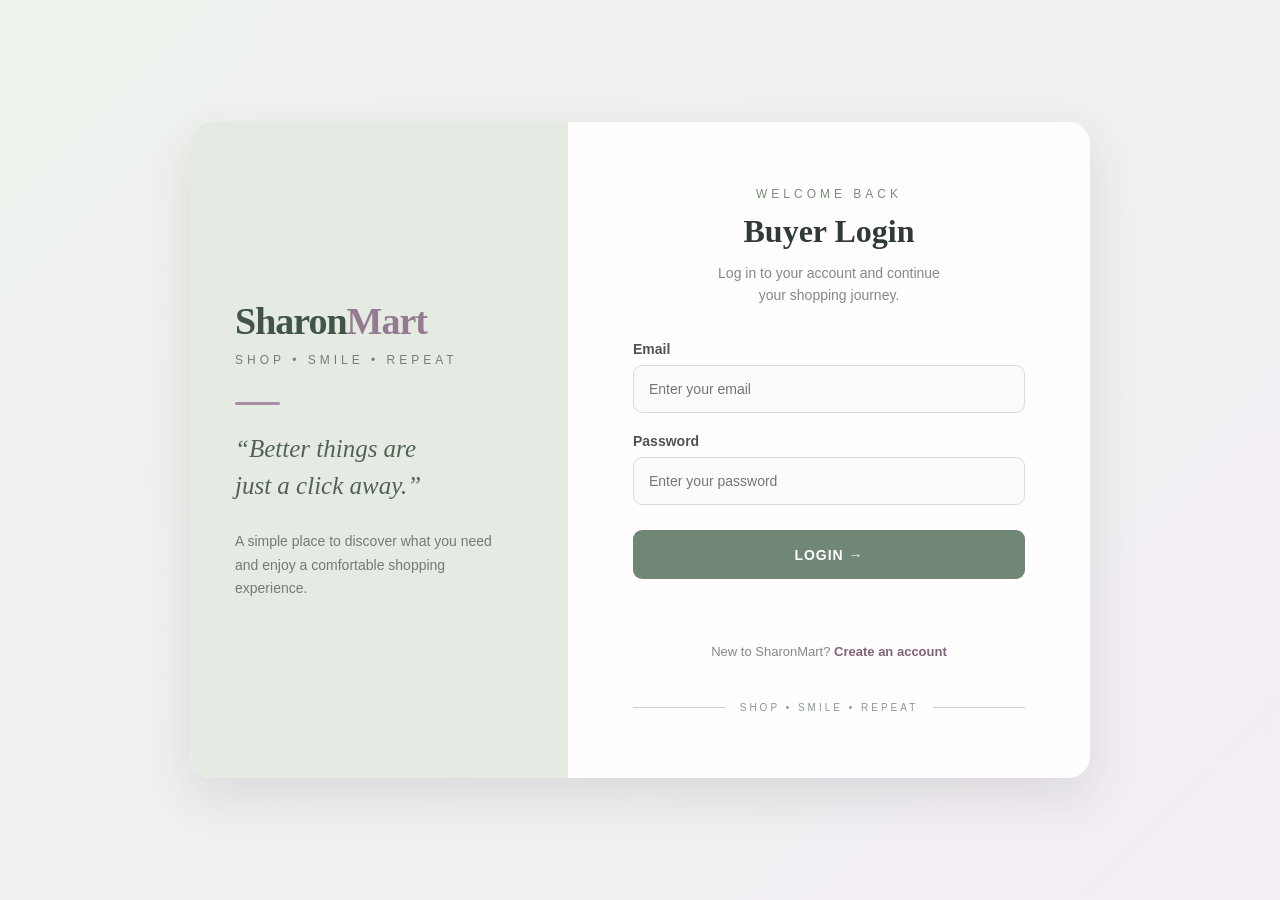
<file: index.html>
<!DOCTYPE html>
<html lang="en">

<head>
    <meta charset="UTF-8">
    <meta name="viewport" content="width=device-width, initial-scale=1.0">

    <title>SharonMart - Buyer Login</title>

    <style>

        * {
            box-sizing: border-box;
        }

        body {
            margin: 0;
            min-height: 100vh;
            font-family: "Segoe UI", Arial, sans-serif;
            background: linear-gradient(135deg, #eef3ed, #f3edf5);
            display: flex;
            justify-content: center;
            align-items: center;
            color: #30352f;
        }

        .login-container {
            width: 900px;
            max-width: 92%;
            min-height: 560px;
            display: flex;
            background: white;
            border-radius: 22px;
            overflow: hidden;
            box-shadow: 0 18px 50px rgba(60, 60, 60, 0.12);
        }

        /* LEFT SIDE */

        .welcome-section {
            width: 42%;
            background: #e5ebe2;
            padding: 55px 45px;
            display: flex;
            flex-direction: column;
            justify-content: center;
        }

        .brand {
            font-family: Georgia, serif;
            font-size: 38px;
            font-weight: bold;
            color: #405447;
            letter-spacing: -1px;
        }

        .brand span {
            color: #947b91;
        }

        .tagline {
            margin-top: 10px;
            font-size: 12px;
            letter-spacing: 4px;
            color: #718074;
        }

        .line {
            width: 45px;
            height: 3px;
            background: #a98fa6;
            border-radius: 5px;
            margin: 35px 0 25px;
        }

        .quote {
            font-family: Georgia, serif;
            font-style: italic;
            font-size: 25px;
            line-height: 1.5;
            color: #526356;
        }

        .small-text {
            margin-top: 25px;
            max-width: 260px;
            font-size: 14px;
            line-height: 1.7;
            color: #737b73;
        }

        /* RIGHT SIDE */

        .login-section {
            width: 58%;
            padding: 65px 65px;
            background: #fffdfd;
            display: flex;
            flex-direction: column;
            justify-content: center;
        }

        .welcome-title {
            text-align: center;
            font-size: 12px;
            letter-spacing: 4px;
            color: #78907d;
            margin-bottom: 12px;
        }

        .login-section h2 {
            text-align: center;
            font-family: Georgia, serif;
            font-size: 32px;
            margin: 0;
            color: #303b33;
        }

        .subtitle {
            text-align: center;
            color: #858985;
            font-size: 14px;
            line-height: 1.6;
            margin: 12px 0 35px;
        }

        .form-group {
            margin-bottom: 20px;
        }

        label {
            display: block;
            margin-bottom: 8px;
            font-size: 14px;
            font-weight: 600;
            color: #4d554e;
        }

        input {
            width: 100%;
            height: 48px;
            padding: 0 15px;
            border: 1px solid #d7dcd7;
            border-radius: 9px;
            background: #fafbfa;
            font-size: 14px;
            outline: none;
            transition: 0.2s;
        }

        input:focus {
            border-color: #91a594;
            background: white;
            box-shadow: 0 0 0 3px rgba(145, 165, 148, 0.15);
        }

        .login-btn {
            width: 100%;
            height: 49px;
            margin-top: 5px;
            border: none;
            border-radius: 9px;
            background: #718775;
            color: white;
            font-size: 14px;
            font-weight: 600;
            letter-spacing: 1px;
            cursor: pointer;
            transition: 0.2s;
        }

        .login-btn:hover {
            background: #5f7563;
        }

        #message {
            text-align: center;
            color: #b05d68;
            font-size: 13px;
            min-height: 18px;
            margin-top: 12px;
        }

        .register-link {
            text-align: center;
            margin-top: 22px;
            color: #858985;
            font-size: 13px;
        }

        .register-link a {
            color: #80627a;
            font-weight: 600;
            text-decoration: none;
        }

        .register-link a:hover {
            text-decoration: underline;
        }

        .bottom-line {
            display: flex;
            align-items: center;
            gap: 15px;
            margin-top: 30px;
            color: #8b9a8d;
            font-size: 10px;
            letter-spacing: 3px;
        }

        .bottom-line::before,
        .bottom-line::after {
            content: "";
            height: 1px;
            background: #cbd3cc;
            flex: 1;
        }

        /* MOBILE */

        @media (max-width: 700px) {

            .login-container {
                flex-direction: column;
                margin: 20px 0;
            }

            .welcome-section {
                width: 100%;
                padding: 35px;
            }

            .brand {
                font-size: 32px;
            }

            .quote {
                font-size: 21px;
            }

            .login-section {
                width: 100%;
                padding: 40px 30px;
            }
        }

    </style>

</head>

<body>

    <div class="login-container">

        <!-- LEFT SIDE -->

        <div class="welcome-section">

            <div class="brand">
                Sharon<span>Mart</span>
            </div>

            <div class="tagline">
                SHOP • SMILE • REPEAT
            </div>

            <div class="line"></div>

            <div class="quote">
                “Better things are<br>
                just a click away.”
            </div>

            <div class="small-text">
                A simple place to discover what you need
                and enjoy a comfortable shopping experience.
            </div>

        </div>


        <!-- RIGHT SIDE -->

        <div class="login-section">

            <div class="welcome-title">
                WELCOME BACK
            </div>

            <h2>Buyer Login</h2>

            <p class="subtitle">
                Log in to your account and continue<br>
                your shopping journey.
            </p>


            <form onsubmit="login(event)">

                <div class="form-group">

                    <label>Email</label>

                    <input
                        type="email"
                        id="email"
                        placeholder="Enter your email"
                        required
                    >

                </div>


                <div class="form-group">

                    <label>Password</label>

                    <input
                        type="password"
                        id="password"
                        placeholder="Enter your password"
                        required
                    >

                </div>


                <button type="submit" class="login-btn">
                    LOGIN →
                </button>

                <p id="message"></p>

            </form>


            <p class="register-link">
                New to SharonMart?
                <a href="register.html">Create an account</a>
            </p>


            <div class="bottom-line">
                SHOP • SMILE • REPEAT
            </div>

        </div>

    </div>


    <script>

        function login(event) {

            event.preventDefault();

            let email =
                document.getElementById("email").value;

            let password =
                document.getElementById("password").value;

            let savedEmail =
                localStorage.getItem("email");

            let savedPassword =
                localStorage.getItem("password");


            if (email === savedEmail && password === savedPassword) {

                window.location.href = "products.html";

            } else {

                document.getElementById("message").innerText =
                    "Invalid email or password!";

            }

        }

    </script>

</body>

</html>
</file>
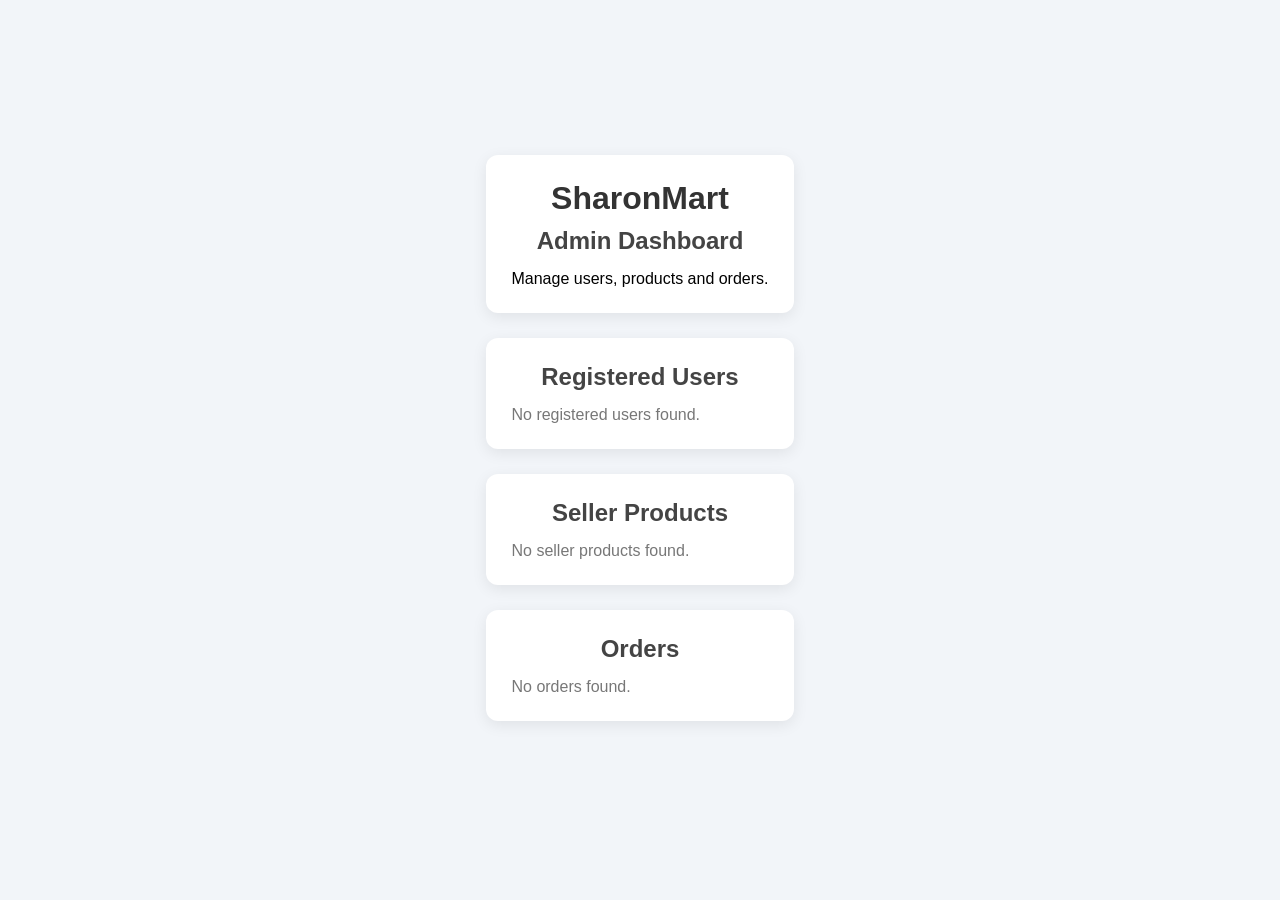
<file: admin.html>
<!DOCTYPE html>
<html lang="en">

<head>

    <meta charset="UTF-8">

    <meta name="viewport" content="width=device-width, initial-scale=1.0">

    <title>Admin Dashboard</title>

    <link rel="stylesheet" href="style.css">

    <style>

        .admin-container {
            max-width: 1000px;
            margin: 40px auto;
            padding: 20px;
        }

        .admin-box {
            background: #ffffff;
            padding: 25px;
            border-radius: 12px;
            margin-bottom: 25px;
            box-shadow: 0 4px 15px rgba(0, 0, 0, 0.08);
        }

        .admin-box h1 {
            color: #333333;
        }

        .admin-box h2 {
            color: #444444;
            margin-bottom: 15px;
        }

        .admin-table {
            width: 100%;
            border-collapse: collapse;
            margin-top: 15px;
        }

        .admin-table th,
        .admin-table td {
            border: 1px solid #e5e5e5;
            padding: 12px;
            text-align: center;
        }

        .admin-table th {
            background: #f7f7f7;
            color: #444444;
        }

        .admin-table td {
            background: #ffffff;
        }

        .admin-box button {
            padding: 8px 15px;
            border: none;
            border-radius: 6px;
            background: #f1f1f1;
            color: #333333;
            cursor: pointer;
        }

        .admin-box button:hover {
            background: #e5e5e5;
        }

        .empty {
            color: #777777;
        }

    </style>

</head>

<body>

    <div class="admin-container">

        <div class="admin-box">

            <h1>SharonMart</h1>

            <h2>Admin Dashboard</h2>

            <p>Manage users, products and orders.</p>

        </div>


        <div class="admin-box">

            <h2>Registered Users</h2>

            <div id="usersTable"></div>

        </div>


        <div class="admin-box">

            <h2>Seller Products</h2>

            <div id="productsTable"></div>

        </div>


        <div class="admin-box">

            <h2>Orders</h2>

            <div id="ordersTable"></div>

        </div>

    </div>


    <script>

        function displayUsers() {

            let users =
                JSON.parse(localStorage.getItem("users")) || [];

            let table =
                document.getElementById("usersTable");


            if (users.length === 0) {

                table.innerHTML =
                    "<p class='empty'>No registered users found.</p>";

                return;

            }


            let html = `

                <table class="admin-table">

                    <tr>

                        <th>Name</th>

                        <th>Email</th>

                        <th>Action</th>

                    </tr>

            `;


            users.forEach(function(user, index) {

                html += `

                    <tr>

                        <td>${user.name}</td>

                        <td>${user.email}</td>

                        <td>

                            <button
                                onclick="deleteUser(${index})"
                            >
                                Remove
                            </button>

                        </td>

                    </tr>

                `;

            });


            html += "</table>";

            table.innerHTML = html;

        }


        function deleteUser(index) {

            let users =
                JSON.parse(localStorage.getItem("users")) || [];


            let confirmDelete =
                confirm("Are you sure you want to remove this user?");


            if (!confirmDelete) {

                return;

            }


            users.splice(index, 1);

            localStorage.setItem(
                "users",
                JSON.stringify(users)
            );

            displayUsers();

        }


        function displayProducts() {

            let products =
                JSON.parse(localStorage.getItem("sellerProducts")) || [];

            let table =
                document.getElementById("productsTable");


            if (products.length === 0) {

                table.innerHTML =
                    "<p class='empty'>No seller products found.</p>";

                return;

            }


            let html = `

                <table class="admin-table">

                    <tr>

                        <th>Product Name</th>

                        <th>Price</th>

                        <th>Quantity</th>

                        <th>Action</th>

                    </tr>

            `;


            products.forEach(function(product, index) {

                html += `

                    <tr>

                        <td>${product.name}</td>

                        <td>₹${product.price}</td>

                        <td>${product.quantity}</td>

                        <td>

                            <button
                                onclick="deleteProduct(${index})"
                            >
                                Remove
                            </button>

                        </td>

                    </tr>

                `;

            });


            html += "</table>";

            table.innerHTML = html;

        }


        function deleteProduct(index) {

            let products =
                JSON.parse(localStorage.getItem("sellerProducts")) || [];


            let confirmDelete =
                confirm("Are you sure you want to remove this product?");


            if (!confirmDelete) {

                return;

            }


            products.splice(index, 1);

            localStorage.setItem(
                "sellerProducts",
                JSON.stringify(products)
            );

            displayProducts();

        }


        function displayOrders() {

            let orders =
                JSON.parse(localStorage.getItem("orders")) || [];

            let table =
                document.getElementById("ordersTable");


            if (orders.length === 0) {

                table.innerHTML =
                    "<p class='empty'>No orders found.</p>";

                return;

            }


            let html = `

                <table class="admin-table">

                    <tr>

                        <th>Order ID</th>

                        <th>Date</th>

                        <th>Status</th>

                        <th>Products</th>

                    </tr>

            `;


            orders.forEach(function(order) {

                let productNames = "";

                order.products.forEach(function(product) {

                    productNames +=
                        product.name + " x " +
                        product.quantity + "<br>";

                });


                html += `

                    <tr>

                        <td>${order.orderId}</td>

                        <td>${order.date}</td>

                        <td>${order.status}</td>

                        <td>${productNames}</td>

                    </tr>

                `;

            });


            html += "</table>";

            table.innerHTML = html;

        }


        displayUsers();

        displayProducts();

        displayOrders();

    </script>

</body>

</html>
</file>
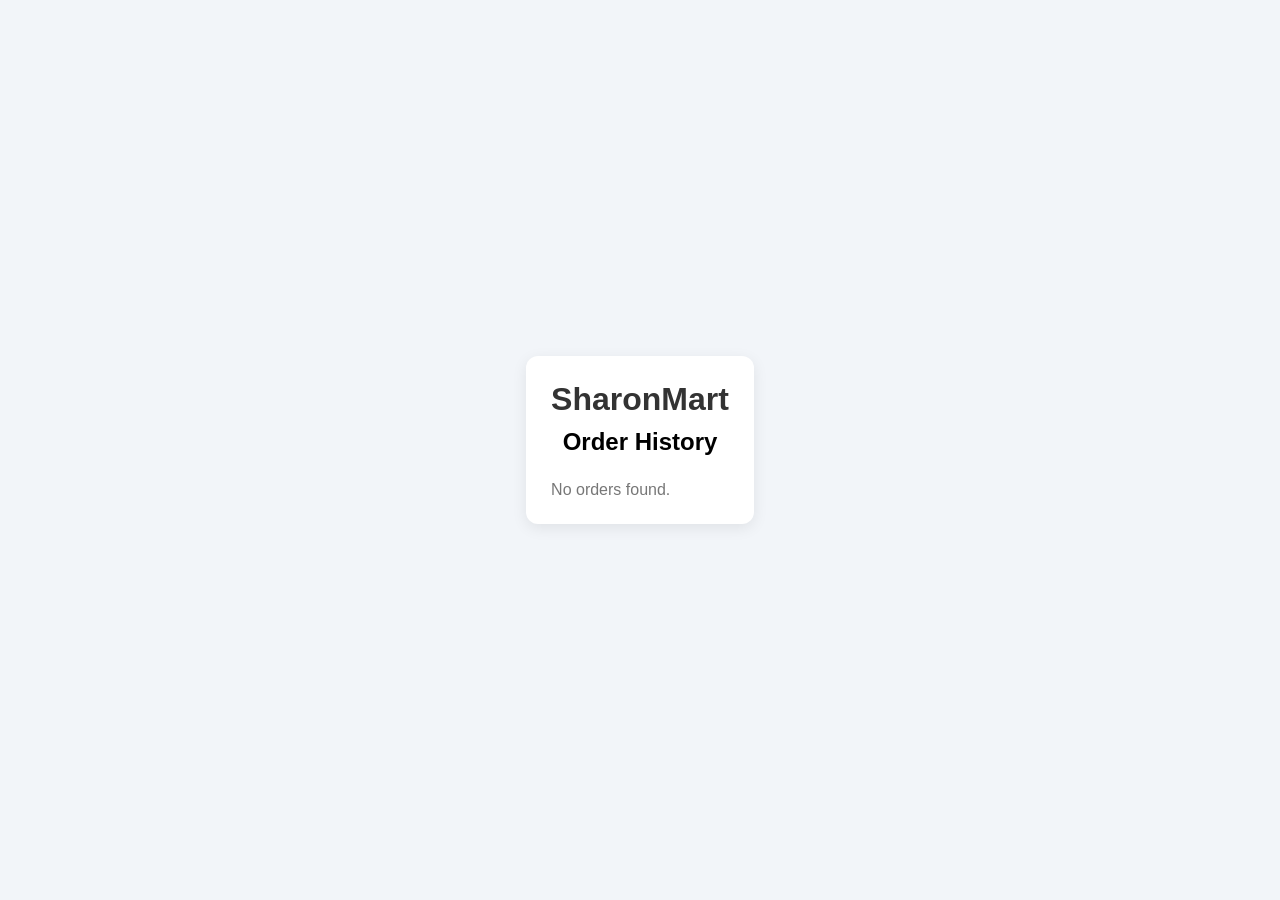
<file: orders.html>
<!DOCTYPE html>
<html lang="en">

<head>

    <meta charset="UTF-8">

    <meta name="viewport" content="width=device-width, initial-scale=1.0">

    <title>SharonMart - Order History</title>

    <link rel="stylesheet" href="style.css">

    <style>

        .orders-container {
            max-width: 900px;
            margin: 40px auto;
            padding: 20px;
        }

        .orders-box {
            background: #ffffff;
            padding: 25px;
            border-radius: 12px;
            margin-bottom: 20px;
            box-shadow: 0 4px 15px rgba(0, 0, 0, 0.08);
        }

        .orders-box h1 {
            color: #333333;
        }

        .order {
            border: 1px solid #e5e5e5;
            padding: 18px;
            margin-top: 15px;
            border-radius: 8px;
            background: #fafafa;
        }

        .order h3 {
            color: #444444;
        }

        .order p {
            color: #555555;
        }

        .order button {
            padding: 9px 15px;
            border: none;
            border-radius: 6px;
            background: #f1f1f1;
            cursor: pointer;
        }

        .order button:hover {
            background: #e5e5e5;
        }

        .empty {
            color: #777777;
        }

    </style>

</head>

<body>

    <div class="orders-container">

        <div class="orders-box">

            <h1>SharonMart</h1>

            <h2>Order History</h2>

            <div id="ordersList"></div>

        </div>

    </div>


    <script>

        function displayOrders() {

            let orders =
                JSON.parse(
                    localStorage.getItem("orders")
                ) || [];


            let ordersList =
                document.getElementById(
                    "ordersList"
                );


            if (orders.length === 0) {

                ordersList.innerHTML =
                    "<p class='empty'>No orders found.</p>";

                return;

            }


            let html = "";


            orders.forEach(function(order) {

                html += `

                    <div class="order">

                        <h3>
                            Order #${order.orderId}
                        </h3>

                        <p>
                            Date: ${order.date}
                        </p>

                        <p>
                            Status: ${order.status}
                        </p>

                        <h4>
                            Products
                        </h4>

                `;


                order.products.forEach(function(product) {

                    html += `

                        <p>
                            ${product.name}
                            × ${product.quantity}
                            — ₹${product.price}
                        </p>

                    `;

                });


                html += `

                    </div>

                `;

            });


            ordersList.innerHTML = html;

        }


        displayOrders();

    </script>

</body>

</html>
</file>
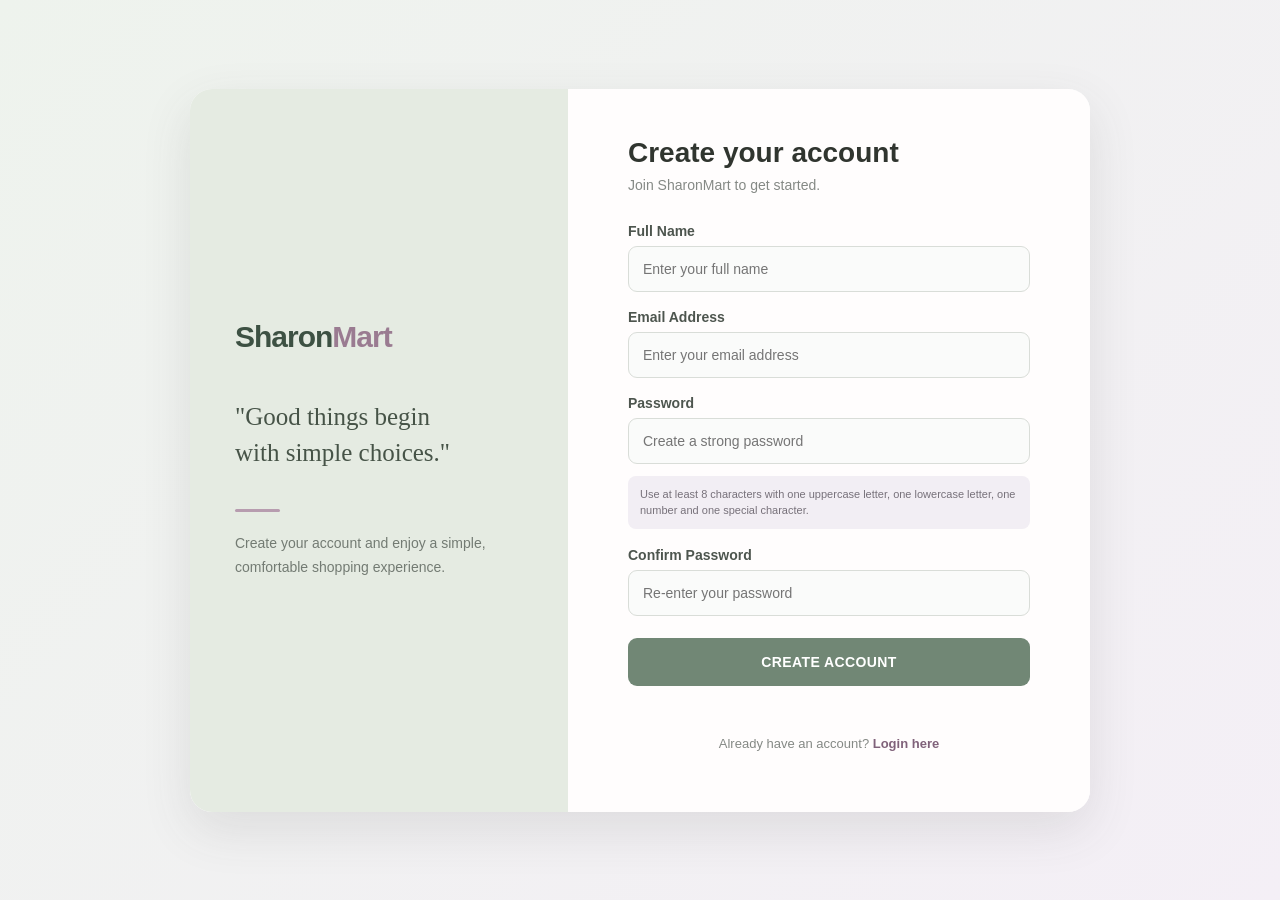
<file: register.html>
<!DOCTYPE html>
<html lang="en">

<head>
    <meta charset="UTF-8">
    <meta name="viewport" content="width=device-width, initial-scale=1.0">

    <title>SharonMart - Register</title>

    <style>

        * {
            box-sizing: border-box;
        }

        body {
            margin: 0;
            min-height: 100vh;
            font-family: "Segoe UI", Arial, sans-serif;
            background: linear-gradient(135deg, #eef3ed, #f4eff6);
            display: flex;
            justify-content: center;
            align-items: center;
            color: #30352f;
        }

        .register-container {
            width: 900px;
            max-width: 92%;
            min-height: 570px;
            display: flex;
            background: rgba(255, 255, 255, 0.88);
            border-radius: 22px;
            overflow: hidden;
            box-shadow: 0 18px 50px rgba(70, 70, 70, 0.12);
        }

        /* LEFT SIDE */

        .welcome-section {
            width: 42%;
            background: #e5ebe2;
            padding: 55px 45px;
            display: flex;
            flex-direction: column;
            justify-content: center;
        }

        .brand {
            font-size: 30px;
            font-weight: 700;
            letter-spacing: -1px;
            color: #3d5143;
            margin-bottom: 45px;
        }

        .brand span {
            color: #9a7b91;
        }

        .quote {
            font-family: Georgia, serif;
            font-size: 25px;
            line-height: 1.45;
            color: #465347;
            margin-bottom: 18px;
        }

        .small-text {
            font-size: 14px;
            line-height: 1.7;
            color: #737b73;
            max-width: 260px;
        }

        .line {
            width: 45px;
            height: 3px;
            background: #b79caf;
            border-radius: 5px;
            margin: 20px 0;
        }

        /* RIGHT SIDE */

        .form-section {
            width: 58%;
            padding: 48px 60px;
            background: #fffdfd;
        }

        .form-section h1 {
            margin: 0;
            font-size: 28px;
            color: #30352f;
        }

        .subtitle {
            margin: 8px 0 30px;
            color: #858985;
            font-size: 14px;
        }

        .form-group {
            margin-bottom: 17px;
        }

        label {
            display: block;
            margin-bottom: 7px;
            font-size: 14px;
            font-weight: 600;
            color: #4d554e;
        }

        input {
            width: 100%;
            height: 46px;
            padding: 0 14px;
            border: 1px solid #d9ddd8;
            border-radius: 9px;
            background: #fafbfa;
            font-size: 14px;
            color: #333;
            outline: none;
            transition: 0.2s;
        }

        input:focus {
            border-color: #9caf9d;
            background: white;
            box-shadow: 0 0 0 3px rgba(156, 175, 157, 0.15);
        }

        .password-info {
            margin-top: -5px;
            margin-bottom: 18px;
            padding: 10px 12px;
            border-radius: 8px;
            background: #f2eef4;
            color: #77717a;
            font-size: 11px;
            line-height: 1.5;
        }

        .create-btn {
            width: 100%;
            height: 48px;
            border: none;
            border-radius: 9px;
            background: #718775;
            color: white;
            font-size: 14px;
            font-weight: 600;
            letter-spacing: 0.4px;
            cursor: pointer;
            transition: 0.2s;
            margin-top: 5px;
        }

        .create-btn:hover {
            background: #5f7563;
        }

        #message {
            text-align: center;
            color: #b05d68;
            font-size: 13px;
            min-height: 18px;
            margin: 10px 0 0;
        }

        .login-link {
            text-align: center;
            margin-top: 22px;
            font-size: 13px;
            color: #858985;
        }

        .login-link a {
            color: #80627a;
            font-weight: 600;
            text-decoration: none;
        }

        .login-link a:hover {
            text-decoration: underline;
        }

        @media (max-width: 700px) {

            .register-container {
                flex-direction: column;
                margin: 20px 0;
            }

            .welcome-section {
                width: 100%;
                padding: 30px;
            }

            .brand {
                margin-bottom: 20px;
            }

            .quote {
                font-size: 21px;
            }

            .form-section {
                width: 100%;
                padding: 35px 30px;
            }
        }

    </style>

</head>

<body>

    <div class="register-container">

        <!-- LEFT SIDE -->

        <div class="welcome-section">

            <div class="brand">
                Sharon<span>Mart</span>
            </div>

            <div class="quote">
                "Good things begin<br>
                with simple choices."
            </div>

            <div class="line"></div>

            <div class="small-text">
                Create your account and enjoy a simple,
                comfortable shopping experience.
            </div>

        </div>


        <!-- RIGHT SIDE -->

        <div class="form-section">

            <h1>Create your account</h1>

            <p class="subtitle">
                Join SharonMart to get started.
            </p>


            <form onsubmit="register(event)">

                <div class="form-group">

                    <label>Full Name</label>

                    <input
                        type="text"
                        id="name"
                        placeholder="Enter your full name"
                        required
                    >

                </div>


                <div class="form-group">

                    <label>Email Address</label>

                    <input
                        type="email"
                        id="email"
                        placeholder="Enter your email address"
                        required
                    >

                </div>


                <div class="form-group">

                    <label>Password</label>

                    <input
                        type="password"
                        id="password"
                        placeholder="Create a strong password"
                        required
                    >

                </div>


                <p class="password-info">
                    Use at least 8 characters with one uppercase letter,
                    one lowercase letter, one number and one special character.
                </p>


                <div class="form-group">

                    <label>Confirm Password</label>

                    <input
                        type="password"
                        id="confirmPassword"
                        placeholder="Re-enter your password"
                        required
                    >

                </div>


                <button type="submit" class="create-btn">
                    CREATE ACCOUNT
                </button>


                <p id="message"></p>

            </form>


            <p class="login-link">
                Already have an account?
                <a href="index.html">Login here</a>
            </p>

        </div>

    </div>


    <script>

        function register(event) {

            event.preventDefault();

            let name =
                document.getElementById("name").value;

            let email =
                document.getElementById("email").value;

            let password =
                document.getElementById("password").value;

            let confirmPassword =
                document.getElementById("confirmPassword").value;


            let strongPassword =
                /^(?=.*[a-z])(?=.*[A-Z])(?=.*\d)(?=.*[@$!%*?&]).{8,}$/;


            if (!strongPassword.test(password)) {

                document.getElementById("message").innerText =
                    "Password is not strong enough.";

                return;
            }


            if (password !== confirmPassword) {

                document.getElementById("message").innerText =
                    "Passwords do not match.";

                return;
            }


            localStorage.setItem("name", name);
            localStorage.setItem("email", email);
            localStorage.setItem("password", password);


            alert("Account created successfully!");

            window.location.href = "index.html";
        }

    </script>

</body>

</html>
</file>
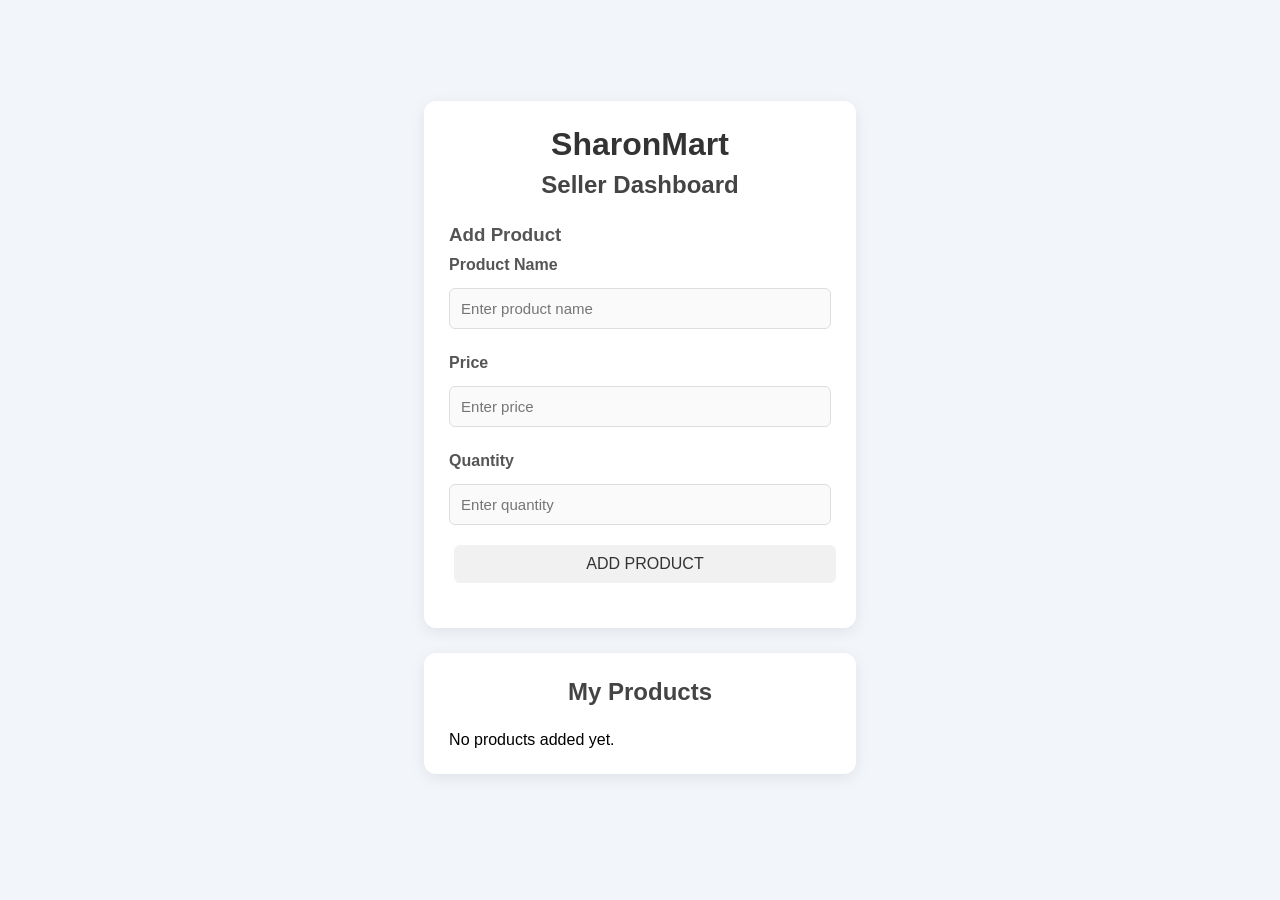
<file: seller.html>
<!DOCTYPE html>
<html lang="en">

<head>

    <meta charset="UTF-8">

    <meta name="viewport"
          content="width=device-width, initial-scale=1.0">

    <title>Seller Dashboard</title>

    <link rel="stylesheet" href="style.css">

    <style>

        .seller-container {
            max-width: 900px;
            margin: 40px auto;
            padding: 20px;
        }

        .seller-box {
            background: #ffffff;
            padding: 25px;
            border-radius: 12px;
            margin-bottom: 25px;
            box-shadow: 0 4px 15px rgba(0, 0, 0, 0.08);
        }

        .seller-box h1 {
            color: #333333;
            margin-bottom: 8px;
        }

        .seller-box h2 {
            color: #444444;
        }

        .seller-box h3 {
            color: #555555;
        }

        .seller-box label {
            display: block;
            margin-top: 10px;
            color: #555555;
        }

        .seller-box input {
            width: 100%;
            padding: 11px;
            margin: 8px 0 15px;
            box-sizing: border-box;
            border: 1px solid #dddddd;
            border-radius: 6px;
            background: #fafafa;
        }

        .seller-box input:focus {
            outline: none;
            border-color: #bbbbbb;
        }

        .seller-box button {
            padding: 10px 18px;
            margin: 5px;
            cursor: pointer;
            border: none;
            border-radius: 6px;
            background: #f1f1f1;
            color: #333333;
        }

        .seller-box button:hover {
            background: #e5e5e5;
        }

        .product-table {
            width: 100%;
            border-collapse: collapse;
            margin-top: 15px;
        }

        .product-table th,
        .product-table td {
            border: 1px solid #e5e5e5;
            padding: 12px;
            text-align: center;
        }

        .product-table th {
            background: #f7f7f7;
            color: #444444;
        }

        .product-table td {
            background: #ffffff;
        }

        #result {
            font-weight: bold;
            color: #555555;
            margin-top: 15px;
        }

    </style>

</head>

<body>

    <div class="seller-container">

        <div class="seller-box">

            <h1>SharonMart</h1>

            <h2>Seller Dashboard</h2>

            <h3 id="formTitle">Add Product</h3>

            <label>Product Name</label>

            <input
                type="text"
                id="productName"
                placeholder="Enter product name"
            >

            <label>Price</label>

            <input
                type="number"
                id="productPrice"
                placeholder="Enter price"
            >

            <label>Quantity</label>

            <input
                type="number"
                id="productQuantity"
                placeholder="Enter quantity"
            >

            <button
                onclick="saveProduct()"
                id="saveButton"
            >
                ADD PRODUCT
            </button>

            <button
                onclick="cancelEdit()"
                id="cancelButton"
                style="display:none;"
            >
                CANCEL
            </button>

            <p id="result"></p>

        </div>


        <div class="seller-box">

            <h2>My Products</h2>

            <div id="productTable"></div>

        </div>

    </div>


    <script>

        let products =
            JSON.parse(localStorage.getItem("sellerProducts")) || [];

        let editIndex = -1;


        function saveProducts() {

            localStorage.setItem(
                "sellerProducts",
                JSON.stringify(products)
            );

        }


        function saveProduct() {

            let name =
                document.getElementById("productName").value.trim();

            let price =
                document.getElementById("productPrice").value;

            let quantity =
                document.getElementById("productQuantity").value;


            if (name === "" || price === "" || quantity === "") {

                document.getElementById("result").innerText =
                    "Please fill all details.";

                return;

            }


            if (Number(price) <= 0 || Number(quantity) <= 0) {

                document.getElementById("result").innerText =
                    "Price and quantity must be greater than 0.";

                return;

            }


            if (editIndex === -1) {

                products.push({

                    name: name,

                    price: Number(price),

                    quantity: Number(quantity)

                });

                document.getElementById("result").innerText =
                    "Product Added Successfully!";

            } else {

                products[editIndex] = {

                    name: name,

                    price: Number(price),

                    quantity: Number(quantity)

                };

                document.getElementById("result").innerText =
                    "Product Updated Successfully!";

                editIndex = -1;

                document.getElementById("formTitle").innerText =
                    "Add Product";

                document.getElementById("saveButton").innerText =
                    "ADD PRODUCT";

                document.getElementById("cancelButton").style.display =
                    "none";

            }


            saveProducts();

            clearForm();

            displayProducts();

        }


        function displayProducts() {

            let table =
                document.getElementById("productTable");


            if (products.length === 0) {

                table.innerHTML =
                    "<p>No products added yet.</p>";

                return;

            }


            let html = `

                <table class="product-table">

                    <tr>

                        <th>Product Name</th>

                        <th>Price</th>

                        <th>Quantity</th>

                        <th>Actions</th>

                    </tr>

            `;


            products.forEach(function(product, index) {

                html += `

                    <tr>

                        <td>${product.name}</td>

                        <td>₹${product.price}</td>

                        <td>${product.quantity}</td>

                        <td>

                            <button
                                onclick="editProduct(${index})"
                            >
                                Edit
                            </button>

                            <button
                                onclick="deleteProduct(${index})"
                            >
                                Delete
                            </button>

                        </td>

                    </tr>

                `;

            });


            html += "</table>";

            table.innerHTML = html;

        }


        function editProduct(index) {

            let product = products[index];


            document.getElementById("productName").value =
                product.name;

            document.getElementById("productPrice").value =
                product.price;

            document.getElementById("productQuantity").value =
                product.quantity;


            editIndex = index;


            document.getElementById("formTitle").innerText =
                "Edit Product";

            document.getElementById("saveButton").innerText =
                "UPDATE PRODUCT";

            document.getElementById("cancelButton").style.display =
                "inline-block";

            document.getElementById("result").innerText = "";

        }


        function deleteProduct(index) {

            let confirmDelete =
                confirm("Are you sure you want to delete this product?");


            if (!confirmDelete) {

                return;

            }


            products.splice(index, 1);

            saveProducts();

            displayProducts();

            document.getElementById("result").innerText =
                "Product Deleted Successfully!";

        }


        function cancelEdit() {

            editIndex = -1;

            clearForm();


            document.getElementById("formTitle").innerText =
                "Add Product";

            document.getElementById("saveButton").innerText =
                "ADD PRODUCT";

            document.getElementById("cancelButton").style.display =
                "none";

            document.getElementById("result").innerText = "";

        }


        function clearForm() {

            document.getElementById("productName").value = "";

            document.getElementById("productPrice").value = "";

            document.getElementById("productQuantity").value = "";

        }


        displayProducts();

    </script>

</body>

</html>
</file>
<file: style.css>
* {
    margin: 0;
    padding: 0;
    box-sizing: border-box;
}

body {
    font-family: Arial, sans-serif;
    background: #f2f5f9;

    min-height: 100vh;

    display: flex;
    justify-content: center;
    align-items: center;
}

.login-box {
    width: 380px;

    background: white;

    padding: 35px;

    border-radius: 15px;

    box-shadow: 0 5px 20px rgba(0,0,0,0.2);
}

h1 {
    text-align: center;
    color: #2874f0;

    margin-bottom: 10px;
}

h2 {
    text-align: center;

    margin-bottom: 25px;
}

label {
    display: block;

    margin-top: 15px;
    margin-bottom: 6px;

    font-weight: bold;
}

input,
select {
    width: 100%;

    padding: 12px;

    border: 1px solid #ccc;

    border-radius: 6px;

    font-size: 15px;
}

button {
    width: 100%;

    margin-top: 25px;

    padding: 12px;

    border: none;

    border-radius: 6px;

    background: #2874f0;

    color: white;

    font-size: 16px;

    cursor: pointer;
}

button:hover {
    background: #1255c5;
}

#message {
    text-align: center;

    color: red;

    margin-top: 15px;
}
/* Product Page */

.products-page {
    display: block;
    background: #f2f5f9;
}

.navbar {
    width: 100%;
    padding: 15px 30px;

    background: white;

    display: flex;
    align-items: center;
    gap: 25px;

    box-shadow: 0 2px 8px rgba(0, 0, 0, 0.15);
}

.navbar h1 {
    color: #2874f0;
    margin: 0;
}

.search {
    flex: 1;

    padding: 12px;

    border: 1px solid #ccc;
    border-radius: 6px;

    font-size: 15px;
}

.navbar .cart-button {
    width: auto;
    margin: 0;
}

.container {
    width: 90%;
    margin: 30px auto;
}

.container h2 {
    text-align: left;
    margin-bottom: 5px;
}

.container > p {
    color: #666;
    margin-bottom: 25px;
}

.products {
    display: grid;

    grid-template-columns:
        repeat(auto-fit, minmax(250px, 1fr));

    gap: 25px;
}

.product-card {
    background: white;

    padding: 18px;

    border-radius: 10px;

    box-shadow: 0 3px 12px rgba(0, 0, 0, 0.15);
}

.product-card img {
    width: 100%;
    height: 220px;

    object-fit: cover;

    border-radius: 8px;
}

.product-card h3 {
    margin-top: 15px;
    margin-bottom: 8px;
}

.description {
    color: #666;
    line-height: 1.5;
}

.rating {
    margin-top: 10px;
}

.price {
    font-size: 20px;
    font-weight: bold;
    margin-top: 10px;
}

.add-cart {
    width: 100%;

    margin-top: 12px;

    background: #ff9f00;
}

.add-cart:hover {
    background: #e68a00;
}
.password-info {
    font-size: 12px;
    color: #666;
    margin-top: 8px;
    line-height: 1.4;
}

#message {
    color: red;
    text-align: center;
    margin-top: 12px;
}

a {
    color: #2874f0;
    text-decoration: none;
    font-weight: bold;
}
</file>
